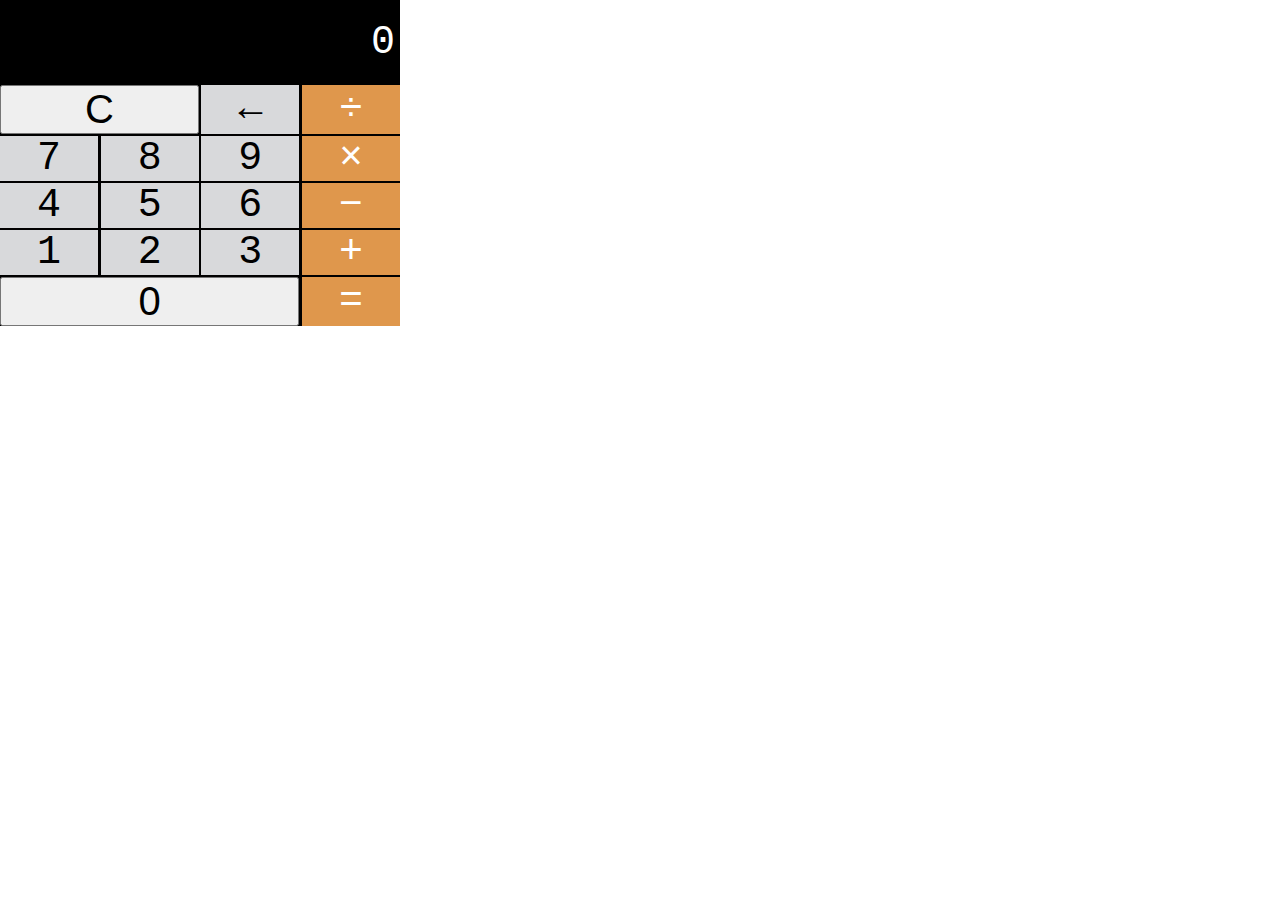
<file: calculator/index.html>
<!DOCTYPE html>
<html lang="en">
<head>
    <meta charset="UTF-8">
    <meta http-equiv="X-UA-Compatible" content="IE=edge">
    <meta name="viewport" content="width=device-width, initial-scale=1.0">
    <link rel="stylesheet" href="style.css">
    <title>Calculator</title>
</head>
<body>
    <div class="calc__wrapper">
        <section class="calc__screen">
            0
        </section>
        <section class="calc__buttons">
            <div class="calc__buttons--row">
                <button class="calc__button--double">C</button>
                <button class="calc__button">&larr;</button>
                <button class="calc__button">&divide;</button>
            </div>
            <div class="calc__buttons--row">
                <button class="calc__button">7</button>
                <button class="calc__button">8</button>
                <button class="calc__button">9</button>
                <button class="calc__button">&times;</button>
            </div>
            <div class="calc__buttons--row">
                <button class="calc__button">4</button>
                <button class="calc__button">5</button>
                <button class="calc__button">6</button>
                <button class="calc__button">&minus;</button>
            </div>
            <div class="calc__buttons--row">
                <button class="calc__button">1</button>
                <button class="calc__button">2</button>
                <button class="calc__button">3</button>
                <button class="calc__button">&plus;</button>
            </div>
            <div class="calc__buttons--row">
                <button class="calc__button--triple">0</button>
                <button class="calc__button">&equals;</button>
            </div>
        </section>
    </div>
    
</body>
</html>
</file>
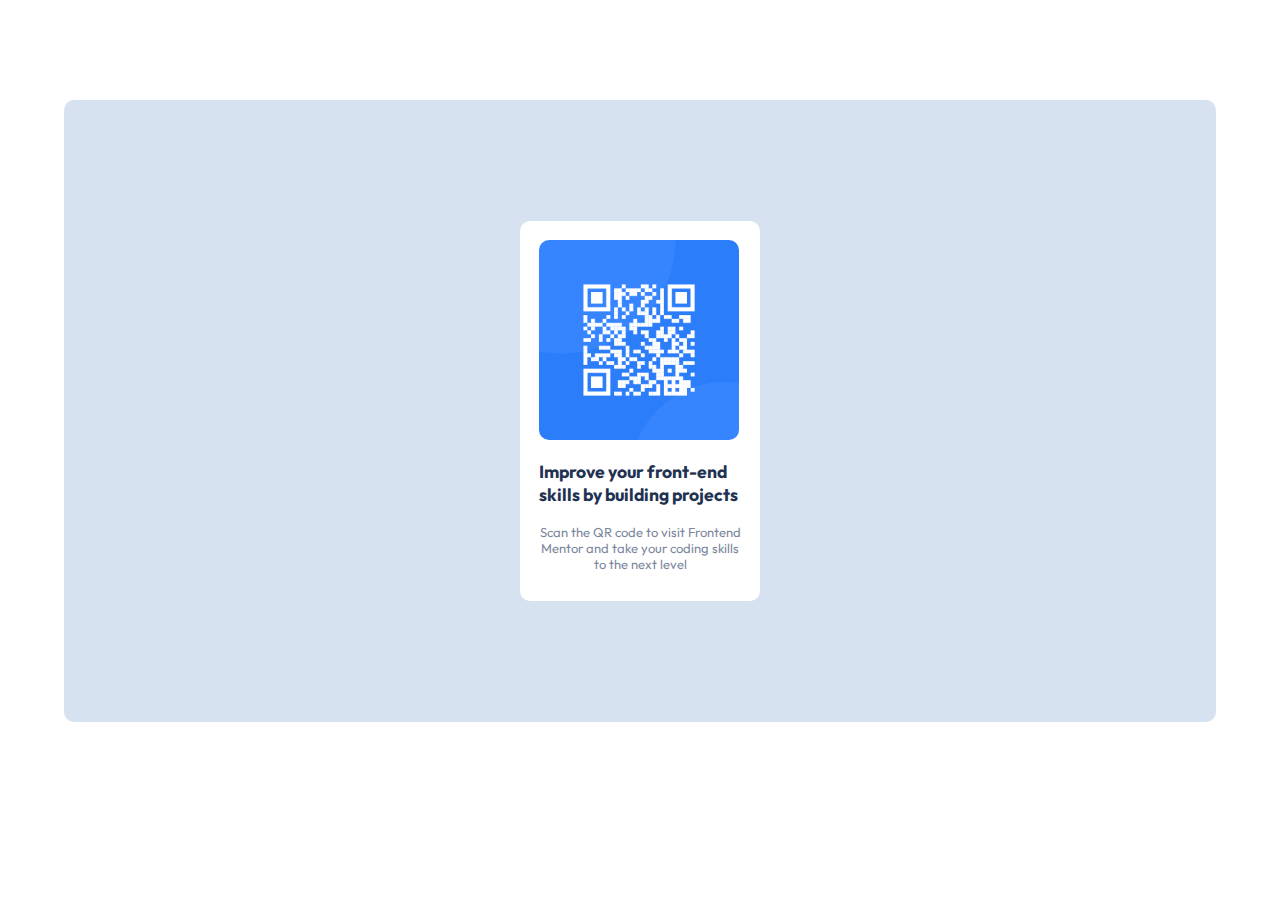
<file: qr_code_component/index.html>
<!DOCTYPE html>
<html lang="en">
  <head>
    <meta charset="UTF-8">
    <meta name="viewport" content="width=device-width, initial-scale=1.0">
    <meta name="description" content="QR code component">
    <link rel="icon" type="image/png" sizes="32x32" href="./images/favicon-32x32.png">
    <link rel="stylesheet" href="style.css">
    
    <title>Frontend Mentor | QR code component</title>
  </head>
  <body>
    <main class="content">
      <article class="wrapper">
        <div class="code">
          <img src="images/image-qr-code.png" alt="scan code" class="scan__img_code">
          <h3>Improve your front-end skills by building projects</h3>
          <p>Scan the QR code to visit Frontend Mentor and take your coding skills to the next level</p>
        </div>
      </article>
    </main>  
  </body>
</html>
</file>
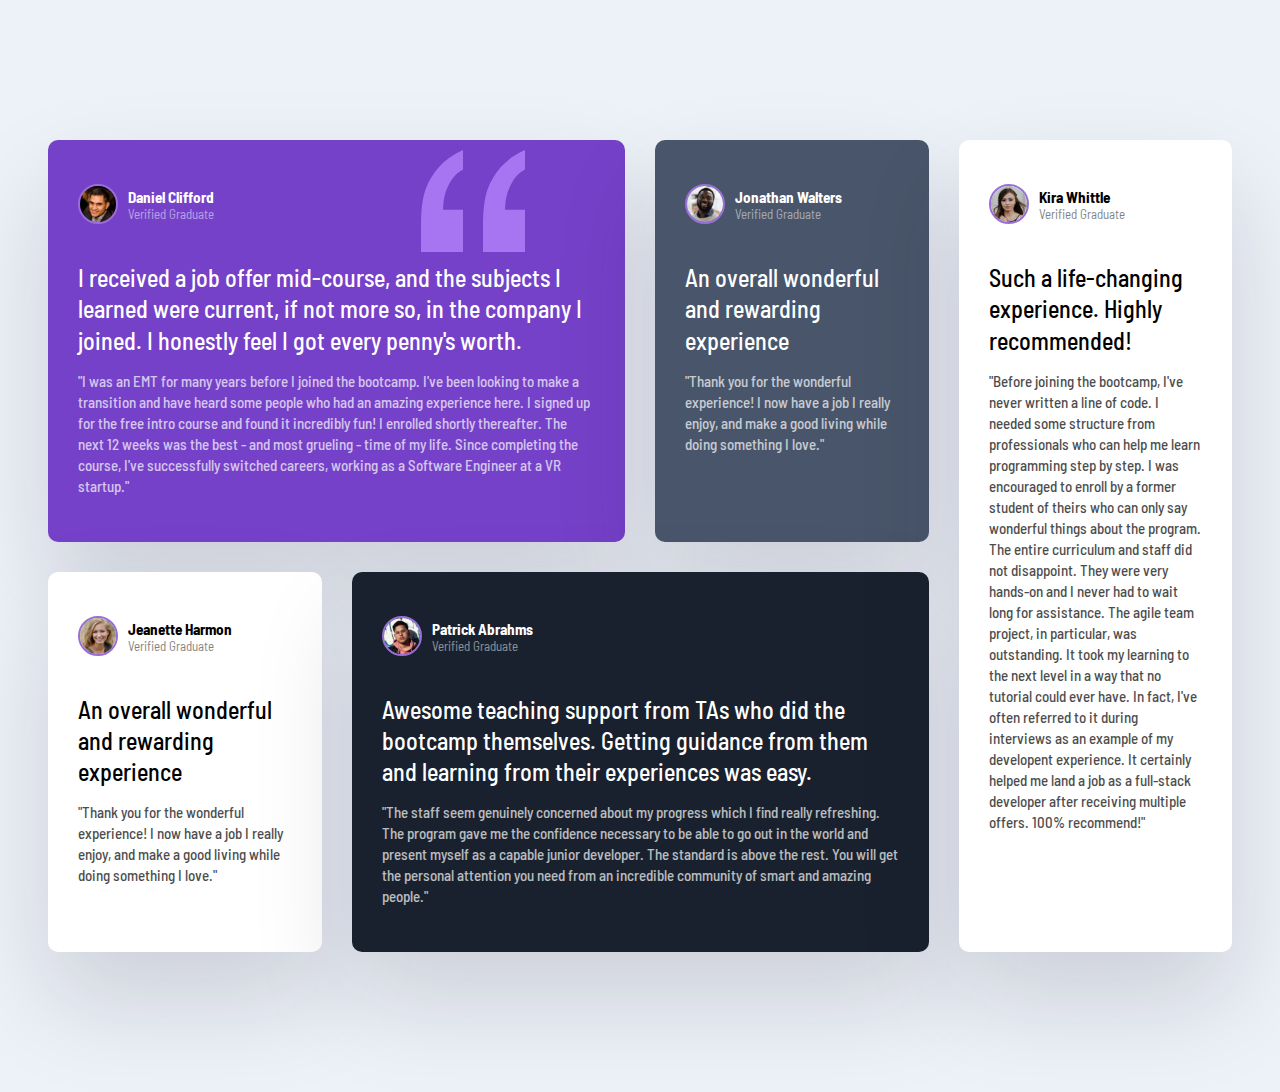
<file: testimonials/index.html>
<!DOCTYPE html>
<html lang="en">
    <head>
        <meta charset="UTF-8">
        <meta http-equiv="X-UA-Compatible" content="IE=edge">
        <meta name="viewport" content="width=device-width, initial-scale=1.0">
        <link rel="icon" ytpe="image/png" href="images/favicon-32x32.png">
        <link rel="stylesheet" href="style.css">
        <title>Testimonials</title>
    </head>
    <body>
        <div class="testimonials">
            <div class="card card__bg--purple">
                <header class="card__head">
                    <img src="images/image-daniel.jpg" class="card__img" alt="">
                    <div class="description">
                        <h3>Daniel Clifford</h3>
                        <p>Verified Graduate</p>
                    </div>
                </header>
                <h3 class="card__lead">
                    I received a job offer mid-course, and the subjects I learned were current, if not more so, in the company I joined. I honestly feel I got every penny's worth.   
                </h3>
                <p class="card__quote">
                    "I was an EMT for many years before I joined the bootcamp. I've been looking to make a transition and have heard some people who had an amazing experience here. I signed up for the free intro course and found it incredibly fun! I enrolled shortly thereafter. The next 12 weeks was the best - and most grueling - time of my life. Since completing the course, I've successfully switched careers, working as a Software Engineer at a VR startup." 
                </p>
            </div>
            <div class="card card__bg--gray">
                <header class="card__head">
                    <img src="images/image-jonathan.jpg" class="card__img" alt="">
                    <div class="description">
                        <h3>Jonathan Walters</h3>
                        <p>Verified Graduate</p>
                    </div>
                
                </header>
                <h3 class="card__lead">
                    An overall wonderful and rewarding experience  
                </h3>
                <p class="card__quote">
                    "Thank you for the wonderful experience! I now have a job I really enjoy, and make a good living while doing something I love." 
                </p>
            </div>
            
            <div class="card card__bg--white-gray">
                <header class="card__head">
                    <img src="images/image-jeanette.jpg" class="card__img" alt="">
                    <div class="description">
                        <h3>Jeanette Harmon</h3>
                        <p>Verified Graduate</p>
                    </div>
                    
                </header>
                <h3 class="card__lead">
                    An overall wonderful and rewarding experience  
                </h3>
                <p class="card__quote">
                    "Thank you for the wonderful experience! I now have a job I really enjoy, and make a good living while doing something I love." 
                </p>
            </div>
            <div class="card card__bg--blue-gray">
                <header class="card__head">
                    <img src="images/image-patrick.jpg" class="card__img" alt="">
                    <div class="description">
                        <h3>Patrick Abrahms</h3>
                        <p>Verified Graduate</p>
                    </div>
                </header>
                <h3 class="card__lead">
                    Awesome teaching support from TAs who did the bootcamp themselves. Getting guidance from them and learning from their experiences was easy.  
                </h3>
                <p class="card__quote">
                    "The staff seem genuinely concerned about my progress which I find really refreshing. The program gave me the confidence necessary to be able to go out in the world and present myself as a capable junior developer. The standard is above the rest. You will get the personal attention you need from an incredible community of smart and amazing people."  
                </p>
            </div>
            <div class="card card__bg--white">
                <header class="card__head">
                    <img src="images/image-kira.jpg" class="card__img" alt="">
                    <div class="description">
                        <h3>Kira Whittle</h3>
                        <p>Verified Graduate</p>
                    </div>
                </header>
                <h3 class="card__lead">
                    Such a life-changing experience. Highly recommended! </h3>
                <p class="card__quote">
                    "Before joining the bootcamp, I've never written a line of code. I needed some structure from professionals who can help me learn programming step by step. I was encouraged to enroll by a former student of theirs who can only say wonderful things about the program. The entire curriculum and staff did not disappoint. They were very hands-on and I never had to wait long for assistance. The agile team project, in particular, was outstanding. It took my learning to the next level in a way that no tutorial could ever have. In fact, I've often referred to it during interviews as an example of my developent experience. It certainly helped me land a job as a full-stack developer after receiving multiple offers. 100% recommend!"   
                </p>
            </div>
        </div>    
    </body>
</html>
</file>
<file: calculator/style.css>
*, *::before, *::after {
    margin: 0;
    padding: 0;
    box-sizing: border-box;
}
.calc__wrapper {
    width: 400px;
    background-color: #000;
}
.calc__screen {
    color: white;
    text-align: right;
    font-size: 40px;
    padding: 20px 5px;
    font-family: 'Courier New', Courier, monospace;
}
.calc__buttons--row{
    display: flex;
    align-content: stretch;
    justify-content: space-between;
    margin-bottom: 2px;
}
.calc__button {
    flex-basis: 24.5%;
    border: none;
    border-radius: none;
    font-family: 'Courier New', Courier, monospace;
    font-size: 40px;
    background-color: #d8d9db;
}
.calc__button--double {
    font-size: 40px;
    flex-basis: 49.7%;
}
.calc__button--triple{
    font-size: 40px;
    flex-basis: 74.8%;
}
.calc__button:hover {
    background-color: #ebebeb;
}
.calc__button:last-child {
    background-color: #df974c;
    color: white;
}
.calc__button:last-child:hover {
    background-color: #dfb07e;
}
</file>
<file: testimonials/style.css>
@import url('https://fonts.googleapis.com/css2?family=Barlow+Semi+Condensed:wght@500&display=swap');
*, *::before, *::after {
    box-sizing: border-box;
}
body {
   background-color: #edf2f8;
   font-family: 'Barlow Semi Condensed',  sans-serif;
   line-height: 1.7;
   font-size: 13px;

}
.testimonials {
    max-width: 1440px;
    margin: 100px auto;
    padding: 40px;
    display: grid;
    grid-template-columns: repeat(4, 1fr);
    gap: 30px;
}
.card {
    border-radius: 10px;
    padding: 30px;
    box-shadow: rgba(17, 12, 46, 0.15) 0px 48px 100px 0px;
}
.card__head {
    display: flex;
    align-items: center;
}
.card__img {
    border-radius: 50%;
    border:  2px solid #996ed9;
    height: 40px;
    width: 40px;
}
.description {
    margin-left: 10px;
}
.description h3 {
    margin-bottom: -8px;
}
.description p {
    margin-top: 0;
    opacity: 50%;
}
.card__lead {
    font-size: 1.5rem;
    font-weight: 500;
    line-height: 1.3;
    margin-bottom: 10px;
}
.card__quote {
    font-size: 15px;
    font-weight: 500;
    line-height: 1.4;
    opacity: 70%;
}
.card__bg--purple {
    background-color: hsl(263, 55%, 52%);;
    color: #fff;
    background-image: url(images/bg-pattern-quotation.svg);
    background-repeat: no-repeat;
    background-position: top 10px right 100px;
}
.card__bg--gray {
    background-color: hsl(217, 19%, 35%);
    color: white;
}
.card__bg--white-gray {
    background-color: #fff;
    color: #000;
}
.card__bg--blue-gray {
    background-color: hsl(219, 29%, 14%);
    color: #fff;
}
.card__bg--white {
    background-color: #fff;
    color: #000;
}
.card:nth-of-type(1) {
    grid-column: 1 / 3;
}
.card:nth-of-type(4) {
    grid-column: 2 / 4;
    grid-row: 2;
}
.card:nth-of-type(5) {
    grid-column: 4;
    grid-row: 1 / 3;
}
footer {
    text-align: center;
}
@media(max-width: 768px) {
    .testimonials {
        grid-template-columns: 1fr;
        width: 100%;
    }
    .card:nth-of-type(1) {
        grid-column: 1;
    }
    .card:nth-of-type(4) {
        grid-column: 1;
        grid-row: 4;
    }
    .card:nth-of-type(5) {
        grid-column: 1;
        grid-row: 5;
    }
}
</file>
<file: qr_code_component/style.css>
@import url('https://fonts.googleapis.com/css2?family=Outfit:wght@400;700&display=swap');
/* <===== css reset =====> */
*, *::before, *::after {
    box-sizing: border-box;
    margin: 0;
    padding: 0;
}
/* <===== common styling ====> */
body {
    font-size: 15px;
    font-family: 'Outfit', sans-serif;
}
/* <==== Layout and styling ====> */
.content {
    display: flex;
    flex-flow: column;
    justify-content: center;
    align-items: center;
    max-width: 90%;
    margin: 100px auto;
    background-color: hsl(212, 45%, 89%);
    padding: 1.3rem 0 1.3rem 0;
    border-radius: 10px;
}
.wrapper {
    background-color: white;
    height: 380px;
    width: 240px;
    border-radius: 10px;
    margin: 100px auto;
}
.code {
    padding: 1.2rem;
}
@media(max-width: 375px) {
    .wrapper {
        width: 100%;
    }
}
@media(max-width: 1440px) {
    .wrapper {
        height: 380px;
        width: 240px;
    }
}
.scan__img_code {
    height: 200px;
    width: 200px;
    border-radius: 10px;
    margin-top: 0;
}
p {
    font-size: 13px;
    color: hsl(220, 15%, 55%);
    margin-top: 1.1rem;
    text-align: center;
}
h3 {
    margin-top: 1rem;
    color: hsl(218, 44%, 22%);
}
</file>
